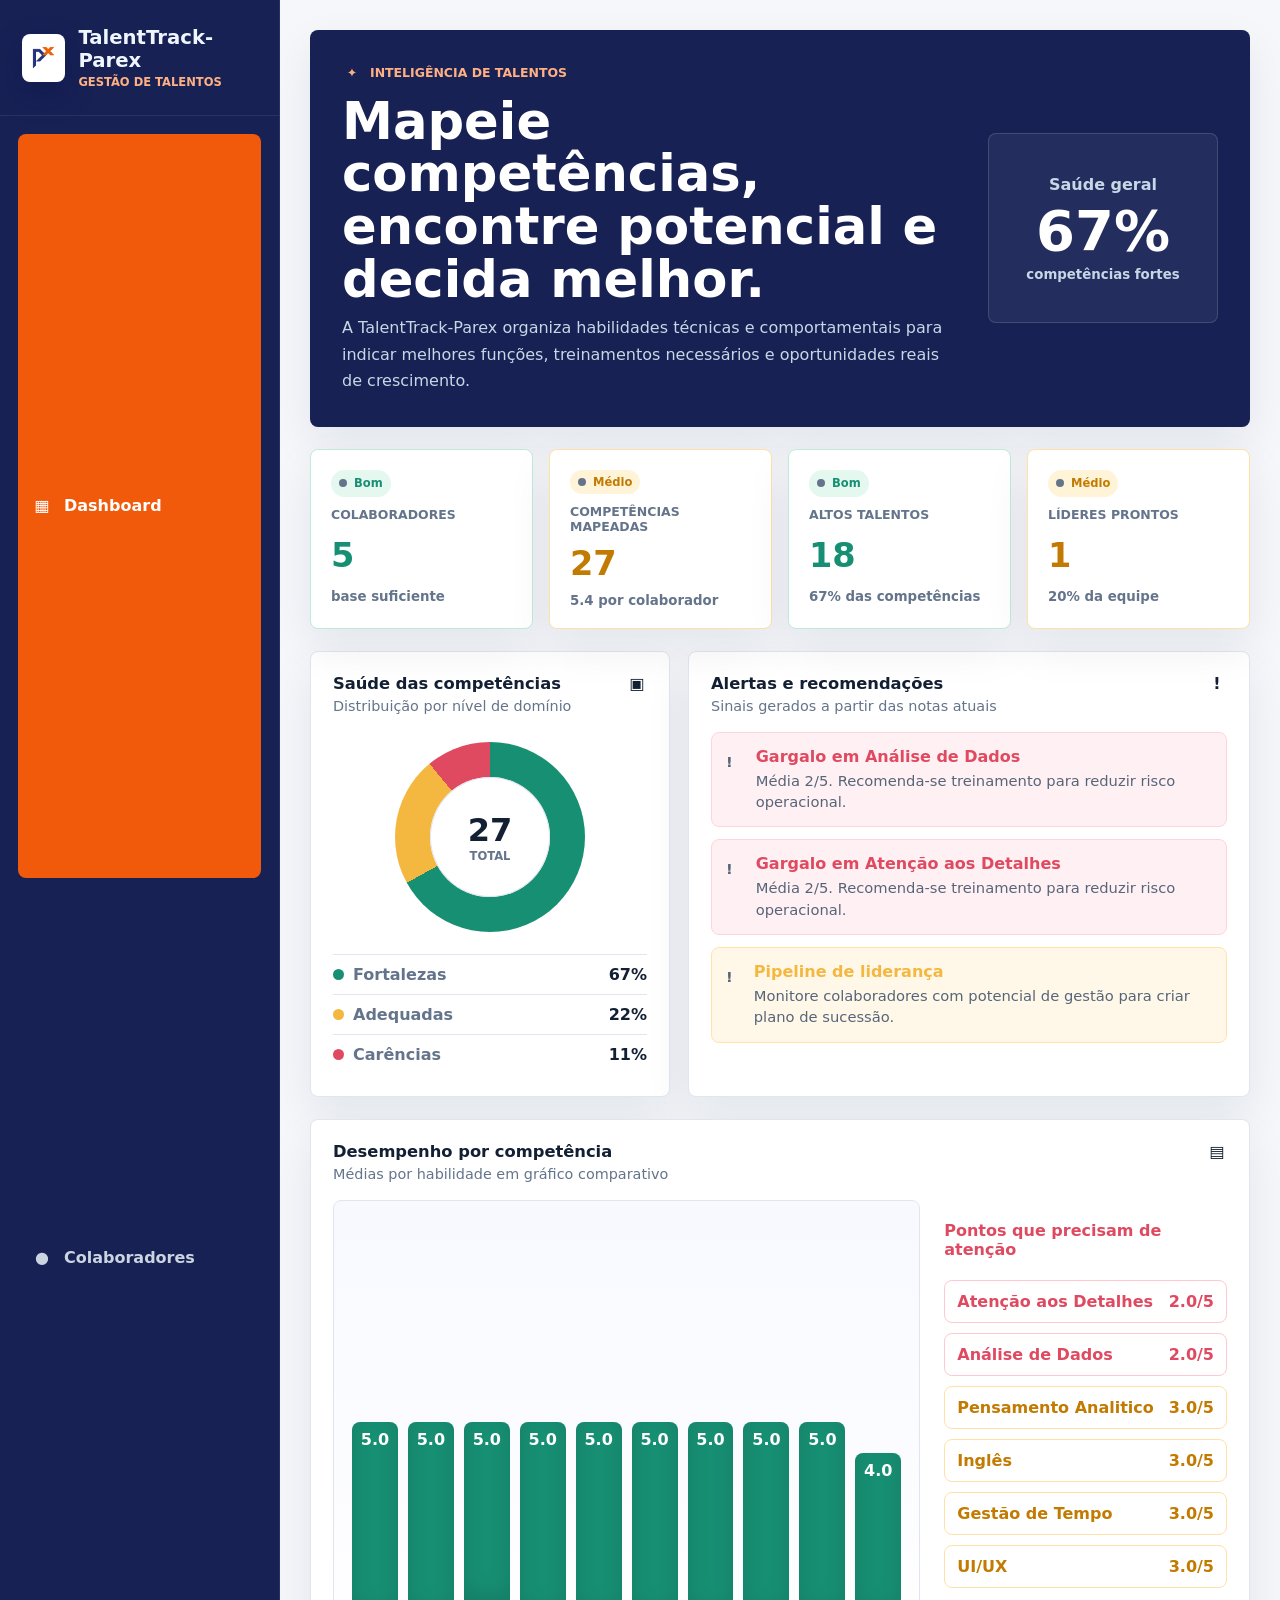
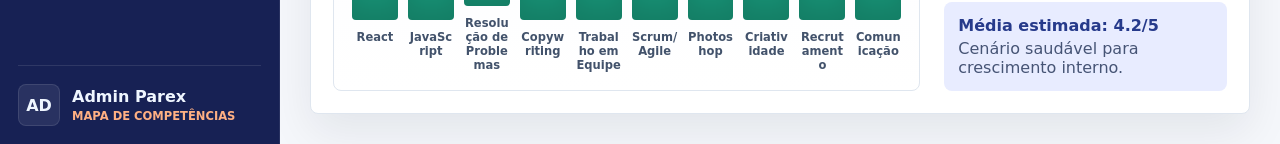
<file: index.html>
<!doctype html>
<html lang="pt-BR">
  <head>
    <meta charset="UTF-8" />
    <meta name="viewport" content="width=device-width, initial-scale=1.0" />
    <title>TalentTrack-Parex | Mapeamento de Competências</title>
    <meta http-equiv="refresh" content="0; url=standalone.html" />
  </head>
  <body>
    <p>Carregando TalentTrack-Parex...</p>
    <script>
      window.location.replace('standalone.html');
    </script>
  </body>
</html>
</file>
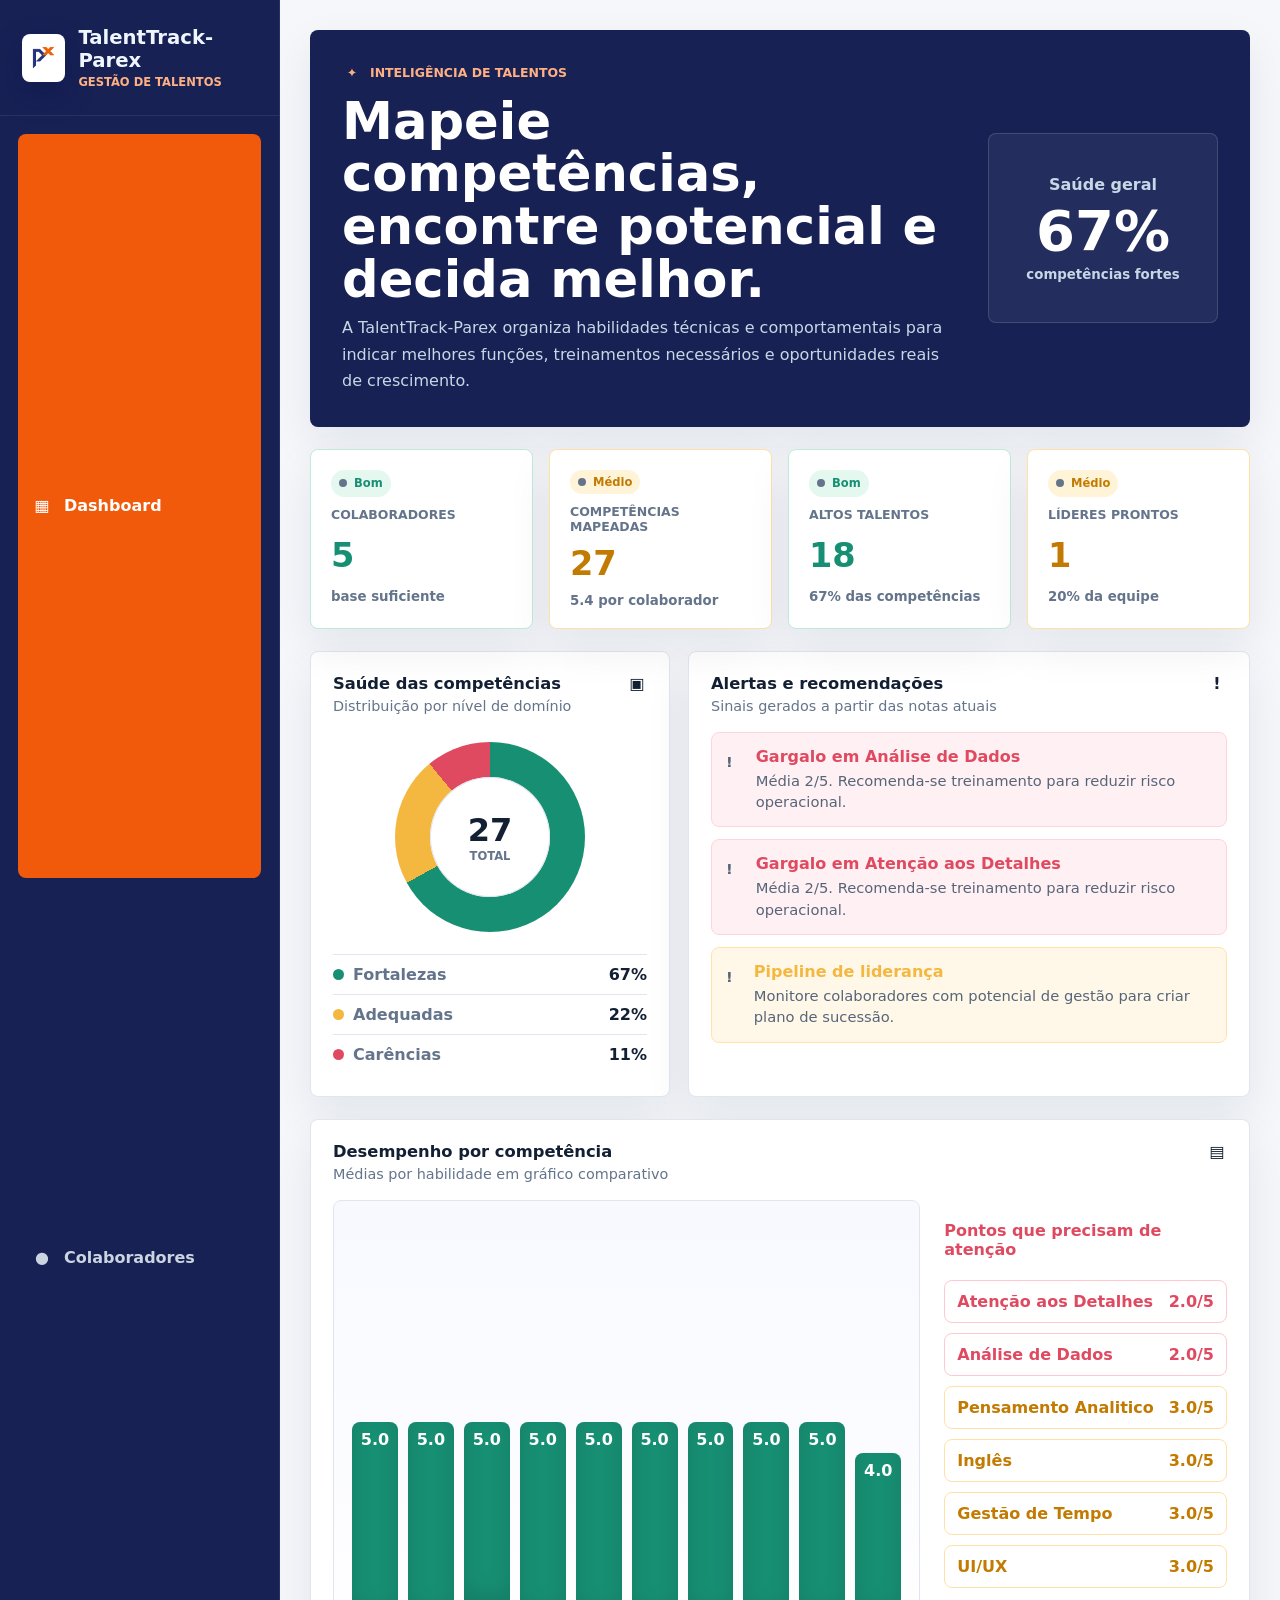
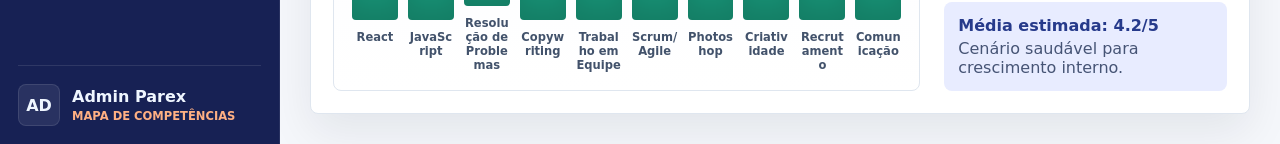
<file: standalone.html>
<!doctype html>
<html lang="pt-BR">
  <head>
    <meta charset="UTF-8" />
    <meta name="viewport" content="width=device-width, initial-scale=1.0" />
    <title>TalentTrack-Parex | Demo</title>
    <link rel="stylesheet" href="styles.css" />
    <style>
      .plain-icon {
        width: 20px;
        height: 20px;
        display: inline-grid;
        place-items: center;
        font-weight: 900;
      }

      .standalone-note {
        border: 1px solid #ffd2b8;
        background: #fff0e7;
        color: #172154;
        border-radius: 8px;
        padding: 12px 14px;
        font-weight: 700;
      }
    </style>
  </head>
  <body>
    <div class="app-shell">
      <aside class="sidebar">
        <div class="brand">
          <div class="logo-mark" aria-hidden="true"><img src="talenttrack-parex-logo.png" alt=""></div>
          <div>
            <h1>TalentTrack-Parex</h1>
            <span>Gestão de talentos</span>
          </div>
        </div>
        <nav class="nav-list">
          <button id="nav-dashboard" class="active" type="button"><span class="plain-icon">▦</span> Dashboard</button>
          <button id="nav-employees" type="button"><span class="plain-icon">●</span> Colaboradores</button>
        </nav>
        <div class="sidebar-footer">
          <div class="admin-avatar">AD</div>
          <div>
            <b>Admin Parex</b>
            <span>Mapa de competências</span>
          </div>
        </div>
      </aside>

      <main id="app" class="main-content"></main>
    </div>

    <script>
      let employees = JSON.parse(localStorage.getItem('talenttrack-parex-employees') || 'null') || [
        {
          id: 1,
          name: 'Ana Silva',
          role: 'Desenvolvedora Front-end',
          department: 'Tecnologia',
          avatar: 'https://i.pravatar.cc/150?u=ana',
          skills: [
            { name: 'React', level: 5, type: 'hard' },
            { name: 'JavaScript', level: 5, type: 'hard' },
            { name: 'UI/UX', level: 3, type: 'hard' },
            { name: 'Comunicacao', level: 4, type: 'soft' },
            { name: 'Lideranca', level: 2, type: 'soft' },
            { name: 'Resolucao de Problemas', level: 5, type: 'soft' }
          ]
        },
        {
          id: 2,
          name: 'Carlos Mendes',
          role: 'Analista de Marketing',
          department: 'Marketing',
          avatar: 'https://i.pravatar.cc/150?u=carlos',
          skills: [
            { name: 'SEO', level: 4, type: 'hard' },
            { name: 'Copywriting', level: 5, type: 'hard' },
            { name: 'Analise de Dados', level: 2, type: 'hard' },
            { name: 'Trabalho em Equipe', level: 5, type: 'soft' },
            { name: 'Gestao de Tempo', level: 3, type: 'soft' }
          ]
        },
        {
          id: 3,
          name: 'Mariana Costa',
          role: 'Gerente de Projetos',
          department: 'Operacoes',
          avatar: 'https://i.pravatar.cc/150?u=mariana',
          skills: [
            { name: 'Scrum/Agile', level: 5, type: 'hard' },
            { name: 'Gestao de Orcamento', level: 4, type: 'hard' },
            { name: 'Lideranca', level: 5, type: 'soft' },
            { name: 'Negociacao', level: 4, type: 'soft' },
            { name: 'Ingles', level: 3, type: 'hard' },
            { name: 'Pensamento Analitico', level: 3, type: 'soft' }
          ]
        },
        {
          id: 4,
          name: 'Rafael Souza',
          role: 'Designer Grafico',
          department: 'Marketing',
          avatar: 'https://i.pravatar.cc/150?u=rafael',
          skills: [
            { name: 'Photoshop', level: 5, type: 'hard' },
            { name: 'Figma', level: 4, type: 'hard' },
            { name: 'Criatividade', level: 5, type: 'soft' },
            { name: 'Atencao aos Detalhes', level: 2, type: 'soft' },
            { name: 'Comunicacao', level: 3, type: 'soft' }
          ]
        },
        {
          id: 5,
          name: 'Bianca Rocha',
          role: 'Analista de RH',
          department: 'Pessoas',
          avatar: 'https://i.pravatar.cc/150?u=bianca',
          skills: [
            { name: 'People Analytics', level: 4, type: 'hard' },
            { name: 'Recrutamento', level: 5, type: 'hard' },
            { name: 'Comunicacao', level: 5, type: 'soft' },
            { name: 'Lideranca', level: 3, type: 'soft' },
            { name: 'Negociacao', level: 4, type: 'soft' }
          ]
        }
      ];
      let currentEditId = null;
      let collectiveActions = JSON.parse(localStorage.getItem('talenttrack-parex-actions') || '[]');

      const sectorOptions = ['Tecnologia', 'Marketing', 'Operações', 'Pessoas', 'Comercial', 'Financeiro', 'Planejamento', 'Produção', 'Logística', 'Atendimento'];
      const roleOptions = ['Assistente', 'Analista Junior', 'Analista Pleno', 'Analista Senior', 'Especialista', 'Designer', 'Desenvolvedor(a)', 'Coordenador(a)', 'Gerente', 'Tech Lead'];
      const tenureOptions = ['Menos de 6 meses', '6 meses a 1 ano', '1 a 2 anos', '2 a 5 anos', 'Mais de 5 anos'];
      const courseOptions = ['Excel Avançado', 'Power BI', 'Gestão de Projetos', 'Liderança', 'Comunicação', 'Análise de Dados', 'Scrum/Agile', 'Atendimento ao Cliente', 'Segurança do Trabalho', 'Inglês'];
      const certificateOptions = ['Scrum Foundation', 'Power BI', 'Excel', 'Google Analytics', 'AWS Cloud', 'NR-10', 'NR-35', 'LGPD', 'Lean Six Sigma', 'Gestão de Pessoas'];
      const profileOptions = ['Analítico', 'Comunicador', 'Criativo', 'Executor', 'Líder', 'Técnico especialista', 'Planejador', 'Generalista'];
      const leadershipOptions = ['Baixo', 'Em desenvolvimento', 'Alto', 'Pronto para liderar'];
      const performanceOptions = ['Abaixo do esperado', 'Adequado', 'Acima do esperado', 'Destaque'];
      const evaluationOptions = ['Questionário concluído', 'Autoavaliação concluída', 'Avaliação do gestor concluída', 'Teste prático concluído', 'Indicadores de desempenho atualizados'];
      const statusOptions = ['Ativo', 'Em treinamento', 'Em transição interna', 'Afastado'];

      const accentMap = {
        'Comunicacao': 'Comunicação',
        'Lideranca': 'Liderança',
        'Gestao de Tempo': 'Gestão de Tempo',
        'Gestao de Orcamento': 'Gestão de Orçamento',
        'Analise de Dados': 'Análise de Dados',
        'Resolucao de Problemas': 'Resolução de Problemas',
        'Atencao aos Detalhes': 'Atenção aos Detalhes',
        'Operacoes': 'Operações',
        'Producao': 'Produção',
        'Logistica': 'Logística',
        'Ingles': 'Inglês',
        'Excel Avancado': 'Excel Avançado',
        'Seguranca do Trabalho': 'Segurança do Trabalho',
        'Questionario concluido': 'Questionário concluído',
        'Autoavaliacao concluida': 'Autoavaliação concluída',
        'Avaliacao do gestor concluida': 'Avaliação do gestor concluída',
        'Teste pratico concluido': 'Teste prático concluído',
        'Analitico': 'Analítico',
        'Tecnico especialista': 'Técnico especialista',
        'Designer Grafico': 'Designer Gráfico'
      };

      function text(value) {
        return accentMap[value] || value || '';
      }

      function normalizeEmployee(employee) {
        return {
          tenure: '1 a 2 anos',
          courses: [],
          experiences: '',
          certificates: [],
          evaluations: [],
          professionalProfile: 'Analítico',
          leadershipPotential: 'Em desenvolvimento',
          performance: 'Adequado',
          idealArea: employee.department || 'Planejamento',
          entryDate: '2024-01-15',
          email: '',
          manager: 'Gestor Parex',
          status: 'Ativo',
          ...employee,
          role: text(employee.role),
          department: text(employee.department),
          idealArea: text(employee.idealArea || employee.department || 'Planejamento'),
          professionalProfile: text(employee.professionalProfile || 'Analítico'),
          courses: (employee.courses || []).map(text),
          certificates: (employee.certificates || []).map(text),
          evaluations: (employee.evaluations || []).map(text),
          entryDate: employee.entryDate || '2024-01-15',
          email: employee.email || `${(employee.name || 'colaborador').toLowerCase().replace(/\s+/g, '.')}@parex.com.br`,
          manager: employee.manager || 'Gestor Parex',
          status: employee.status || 'Ativo',
          skills: (employee.skills || []).map((skill) => ({ ...skill, name: text(skill.name) }))
        };
      }

      employees = employees.map(normalizeEmployee);
      saveEmployees();

      function saveEmployees() {
        localStorage.setItem('talenttrack-parex-employees', JSON.stringify(employees));
      }

      function saveCollectiveActions() {
        localStorage.setItem('talenttrack-parex-actions', JSON.stringify(collectiveActions));
      }

      const app = document.querySelector('#app');
      const navDashboard = document.querySelector('#nav-dashboard');
      const navEmployees = document.querySelector('#nav-employees');

      function clamp(level) {
        return Math.min(5, Math.max(1, Number(level) || 1));
      }

      function optionTags(options, selected) {
        return options.map((option) => `<option value="${option}" ${option === selected ? 'selected' : ''}>${option}</option>`).join('');
      }

      function checkboxGroup(name, options, selectedItems) {
        const selected = selectedItems || [];
        return options.map((option) => `
          <label class="check-option">
            <input type="checkbox" name="${name}" value="${option}" ${selected.includes(option) ? 'checked' : ''}>
            <span>${option}</span>
          </label>
        `).join('');
      }

      function checkedValues(name) {
        return [...document.querySelectorAll(`input[name="${name}"]:checked`)].map((item) => item.value);
      }

      function formatDateBR(value) {
        if (!value) return 'Não informado';
        const [year, month, day] = value.split('-');
        return `${day}/${month}/${year}`;
      }

      function metricStatus(label, value, status, description) {
        return `
          <article class="metric-card status-${status}">
            <div class="metric-status">
              <span class="status-dot"></span>
              <b>${status === 'good' ? 'Bom' : status === 'mid' ? 'Médio' : 'Ruim'}</b>
            </div>
            <span>${label}</span>
            <strong>${value}</strong>
            <small>${description}</small>
          </article>
        `;
      }

      function registerCollectiveAction(title, previousEmployees) {
        collectiveActions.unshift({
          id: Date.now(),
          title,
          date: new Date().toLocaleString('pt-BR'),
          previousEmployees
        });
        collectiveActions = collectiveActions.slice(0, 6);
        saveCollectiveActions();
      }

      function undoCollectiveAction(id) {
        const action = collectiveActions.find((item) => item.id === id);
        if (!action) return;
        if (!confirm(`Desfazer a ação coletiva "${action.title}"?`)) return;
        employees = action.previousEmployees.map(normalizeEmployee);
        collectiveActions = collectiveActions.filter((item) => item.id !== id);
        saveEmployees();
        saveCollectiveActions();
        renderEmployees();
      }

      function removeCollectiveAction(id) {
        collectiveActions = collectiveActions.filter((item) => item.id !== id);
        saveCollectiveActions();
        renderEmployees();
      }

      function insight() {
        const map = new Map();
        let strong = 0;
        let medium = 0;
        let weak = 0;
        employees.forEach((employee) => {
          employee.skills.forEach((skill) => {
            const current = map.get(skill.name) || { name: skill.name, total: 0, count: 0 };
            current.total += clamp(skill.level);
            current.count += 1;
            map.set(skill.name, current);
            if (skill.level >= 4) strong += 1;
            else if (skill.level === 3) medium += 1;
            else weak += 1;
          });
        });
        const ranking = [...map.values()]
          .map((skill) => ({ ...skill, average: Number((skill.total / skill.count).toFixed(1)) }))
          .sort((a, b) => b.average - a.average);
        const total = strong + medium + weak;
        const leaders = employees.filter((employee) =>
          employee.skills.some((skill) => text(skill.name) === 'Liderança' && skill.level >= 4)
        ).length;
        return {
          ranking,
          strong,
          medium,
          weak,
          total,
          leaders,
          strongPct: total ? Math.round((strong / total) * 100) : 0,
          mediumPct: total ? Math.round((medium / total) * 100) : 0,
          weakPct: total ? Math.round((weak / total) * 100) : 0
        };
      }

      function setActive(view) {
        navDashboard.classList.toggle('active', view === 'dashboard');
        navEmployees.classList.toggle('active', view === 'employees');
      }

      function skillChart(items) {
        return `
          <div class="skill-chart" onmouseenter="playSkillChart(this)">
            ${items.slice(0, 10).map((skill) => {
              const height = 22 + (skill.average / 5) * 78;
              const tone = skill.average >= 4 ? 'good' : skill.average >= 3 ? 'mid' : 'bad';
              return `
                <div class="skill-column ${tone}">
                  <div class="skill-column__bar" style="height:${height}%; --delay:${items.indexOf(skill) * 55}ms"><b>${skill.average.toFixed(1)}</b></div>
                  <span>${skill.name}</span>
                </div>
              `;
            }).join('')}
          </div>
        `;
      }

      function riskList(items) {
        return `
          <div class="risk-list">
            ${items.map((skill) => `
              <div class="risk-pill ${skill.average >= 4 ? 'good' : skill.average >= 3 ? 'mid' : 'bad'}">
                <span>${skill.name}</span>
                <b>${skill.average.toFixed(1)}/5</b>
              </div>
            `).join('')}
          </div>
        `;
      }

      function playSkillChart(chart) {
        if (chart.classList.contains('has-played')) return;
        chart.classList.add('is-generating');
        chart.classList.add('has-played');
        setTimeout(() => chart.classList.remove('is-generating'), 1100);
      }

      function renderDashboard() {
        setActive('dashboard');
        const data = insight();
        const donut = `conic-gradient(var(--success) 0 ${data.strongPct}%, var(--warning) ${data.strongPct}% ${data.strongPct + data.mediumPct}%, var(--danger) ${data.strongPct + data.mediumPct}% 100%)`;
        const alerts = data.ranking.filter((skill) => skill.average < 2.8);
        const averageSkill = data.total ? ((data.strong * 5 + data.medium * 3 + data.weak * 1.5) / data.total) : 0;
        const talentStatus = data.strongPct >= 50 ? 'good' : data.strongPct >= 30 ? 'mid' : 'bad';
        const leaderRate = employees.length ? Math.round((data.leaders / employees.length) * 100) : 0;
        const leaderStatus = leaderRate >= 30 ? 'good' : leaderRate >= 15 ? 'mid' : 'bad';
        const coverageStatus = data.total / Math.max(employees.length, 1) >= 6 ? 'good' : data.total / Math.max(employees.length, 1) >= 4 ? 'mid' : 'bad';

        app.innerHTML = `
          <section class="view-stack">
            <div class="hero-panel">
              <div>
                <span class="eyebrow"><span class="plain-icon">✦</span> Inteligência de talentos</span>
                <h2>Mapeie competências, encontre potencial e decida melhor.</h2>
                <p>A TalentTrack-Parex organiza habilidades técnicas e comportamentais para indicar melhores funções, treinamentos necessários e oportunidades reais de crescimento.</p>
              </div>
              <div class="hero-score">
                <span>Saúde geral</span>
                <strong>${data.strongPct}%</strong>
                <small>competências fortes</small>
              </div>
            </div>

            <div class="metric-grid">
              ${metricStatus('Colaboradores', employees.length, employees.length >= 5 ? 'good' : employees.length >= 3 ? 'mid' : 'bad', employees.length >= 5 ? 'base suficiente' : 'cadastre mais perfis')}
              ${metricStatus('Competências mapeadas', data.total, coverageStatus, `${(data.total / Math.max(employees.length, 1)).toFixed(1)} por colaborador`)}
              ${metricStatus('Altos talentos', data.strong, talentStatus, `${data.strongPct}% das competências`)}
              ${metricStatus('Líderes prontos', data.leaders, leaderStatus, `${leaderRate}% da equipe`)}
            </div>

            <div class="dashboard-grid">
              <article class="panel compact-panel">
                <div class="panel-heading">
                  <div><h3>Saúde das competências</h3><p>Distribuição por nível de domínio</p></div>
                  <span class="plain-icon">▣</span>
                </div>
                <div class="donut-wrap">
                  <div class="donut" style="background:${donut}">
                    <div><strong>${data.total}</strong><span>total</span></div>
                  </div>
                </div>
                <div class="legend-row"><span><i class="success"></i>Fortalezas</span><b>${data.strongPct}%</b></div>
                <div class="legend-row"><span><i class="warning"></i>Adequadas</span><b>${data.mediumPct}%</b></div>
                <div class="legend-row"><span><i class="danger"></i>Carências</span><b>${data.weakPct}%</b></div>
              </article>

              <article class="panel alert-panel">
                <div class="panel-heading">
                  <div><h3>Alertas e recomendações</h3><p>Sinais gerados a partir das notas atuais</p></div>
                  <span class="plain-icon">!</span>
                </div>
                <div class="alert-list">
                  ${alerts.map((alert) => `
                    <div class="alert-item danger">
                      <span class="plain-icon">!</span>
                      <div><b>Gargalo em ${alert.name}</b><span>Média ${alert.average}/5. Recomenda-se treinamento para reduzir risco operacional.</span></div>
                    </div>
                  `).join('')}
                  <div class="alert-item warning">
                    <span class="plain-icon">!</span>
                    <div><b>Pipeline de liderança</b><span>Monitore colaboradores com potencial de gestão para criar plano de sucessão.</span></div>
                  </div>
                </div>
              </article>
            </div>

            <article class="panel">
              <div class="panel-heading">
                <div><h3>Desempenho por competência</h3><p>Médias por habilidade em gráfico comparativo</p></div>
                <span class="plain-icon">▤</span>
              </div>
              <div class="competency-board">
                ${skillChart(data.ranking)}
                <div>
                  <h4 class="danger">Pontos que precisam de atenção</h4>
                  ${riskList(data.ranking.slice(-6).reverse())}
                  <div class="chart-summary">
                    <b>Média estimada: ${averageSkill.toFixed(1)}/5</b>
                    <span>${averageSkill >= 3.8 ? 'Cenário saudável para crescimento interno.' : averageSkill >= 3 ? 'Cenário médio, com espaço para treinamentos direcionados.' : 'Cenário crítico, exige plano de capacitação.'}</span>
                  </div>
                </div>
              </div>
            </article>
          </section>
        `;
      }

      function skillBars(skills, type) {
        return skills.filter((skill) => skill.type === type).map((skill) => `
          <div class="skill-row">
            <div class="skill-row__top"><span>${skill.name}</span><b>${skill.level}/5</b></div>
            <div class="skill-blocks">
              ${[1, 2, 3, 4, 5].map((item) => `<span class="${item <= skill.level ? (skill.level >= 4 ? 'strong' : skill.level === 3 ? 'medium' : 'weak') : ''}"></span>`).join('')}
            </div>
          </div>
        `).join('');
      }

      function renderEmployees() {
        setActive('employees');
        app.innerHTML = `
          <section class="view-stack">
            <div class="toolbar">
              <div>
                <h2>Gestão de colaboradores</h2>
                <p>Adicione, edite ou remova perfis individualmente. Use a gestão coletiva para padronizar competências.</p>
              </div>
              <div class="toolbar-actions">
                <button class="button primary" type="button" onclick="openEmployeeModal()">+ Novo colaborador</button>
              </div>
            </div>
            <article class="panel management-panel">
              <div class="panel-heading">
                <div><h3>Ações coletivas</h3><p>Aplicam mudanças em todos os colaboradores cadastrados. Cada ação fica registrada e pode ser desfeita.</p></div>
                <span class="plain-icon">▦</span>
              </div>
              <div class="bulk-actions">
                <button class="button secondary" type="button" onclick="bulkAddSkill()">Adicionar competência coletiva</button>
                <button class="button secondary" type="button" onclick="bulkNormalizeLeadership()">Padronizar liderança mínima</button>
                <button class="button danger" type="button" onclick="bulkClearWeakSkills()">Remover competências críticas</button>
              </div>
              <div class="action-history">
                ${collectiveActions.length ? collectiveActions.map((action) => `
                  <div class="action-history__item">
                    <div><b>${action.title}</b><span>${action.date}</span></div>
                    <div class="row-actions">
                      <button class="mini-button" type="button" onclick="undoCollectiveAction(${action.id})">Desfazer</button>
                      <button class="mini-button danger" type="button" onclick="removeCollectiveAction(${action.id})">Apagar registro</button>
                    </div>
                  </div>
                `).join('') : '<p class="muted">Nenhuma ação coletiva aplicada ainda.</p>'}
              </div>
            </article>
            <div class="employee-grid">
              ${employees.map((employee) => {
                const avg = employee.skills.length ? employee.skills.reduce((sum, skill) => sum + skill.level, 0) / employee.skills.length : 0;
                return `
                  <article class="employee-card">
                    <div class="employee-card__top">
                      <img src="${employee.avatar}" alt="${employee.name}">
                      <div>
                        <h3>${employee.name}</h3>
                        <p>${employee.role}</p>
                        <span>${employee.department} - ${employee.professionalProfile}</span>
                        <span>Entrada: ${formatDateBR(employee.entryDate)}</span>
                      </div>
                    </div>
                    <div class="employee-card__stats"><span>${employee.status}</span><b>${avg.toFixed(1)} média</b></div>
                    <button class="profile-link" type="button" onclick="renderProfile(${employee.id})">Gerenciar perfil <span>›</span></button>
                  </article>
                `;
              }).join('')}
            </div>
            <article class="panel">
              <div class="panel-heading">
                <div><h3>Edição rápida coletiva</h3><p>Visão administrativa para editar ou excluir perfis.</p></div>
                <span class="plain-icon">▤</span>
              </div>
              <div class="table-wrap">
                <table class="people-table">
                  <thead>
                    <tr><th>Colaborador</th><th>Cargo</th><th>Setor</th><th>Entrada</th><th>Status</th><th>Ações</th></tr>
                  </thead>
                  <tbody>
                    ${employees.map((employee) => `
                      <tr>
                        <td><b>${employee.name}</b></td>
                        <td>${employee.role}</td>
                        <td>${employee.department}</td>
                        <td>${formatDateBR(employee.entryDate)}</td>
                        <td>${employee.status}</td>
                        <td>
                          <div class="row-actions">
                            <button class="mini-button" type="button" onclick="openEmployeeModal(${employee.id})">Editar</button>
                            <button class="mini-button" type="button" onclick="renderProfile(${employee.id})">Perfil</button>
                            <button class="mini-button danger" type="button" onclick="deleteEmployee(${employee.id})">Excluir</button>
                          </div>
                        </td>
                      </tr>
                    `).join('')}
                  </tbody>
                </table>
              </div>
            </article>
          </section>
        `;
      }

      function renderProfile(id) {
        setActive('employees');
        const employee = employees.find((item) => item.id === id);
        const strengths = employee.skills.filter((skill) => skill.level >= 4);
        const weaknesses = employee.skills.filter((skill) => skill.level <= 2);
        app.innerHTML = `
          <section class="view-stack profile-view">
            <button class="back-button" type="button" onclick="renderEmployees()">‹ Voltar para colaboradores</button>
            <article class="profile-header">
              <img src="${employee.avatar}" alt="${employee.name}">
              <div class="profile-title">
                <h2>${employee.name}</h2>
                <p>${employee.role}</p>
                <span>${employee.department} - entrada em ${formatDateBR(employee.entryDate)}</span>
              </div>
              <div class="profile-actions">
                <button class="button primary" type="button" onclick="openEmployeeModal(${employee.id})">Editar perfil</button>
                <button class="button danger" type="button" onclick="deleteEmployee(${employee.id})">Excluir</button>
              </div>
            </article>
            <div class="profile-grid">
              <div class="view-stack">
                <article class="panel">
                  <div class="panel-heading"><div><h3>Hard skills</h3><p>Competências técnicas do cargo</p></div><span class="plain-icon">▧</span></div>
                  <div class="skills-list">${skillBars(employee.skills, 'hard')}</div>
                </article>
                <article class="panel">
                  <div class="panel-heading"><div><h3>Soft skills</h3><p>Comportamentos e colaboração</p></div><span class="plain-icon">●</span></div>
                  <div class="skills-list">${skillBars(employee.skills, 'soft')}</div>
                </article>
              </div>
              <aside class="analysis-column">
                <article class="panel tag-panel">
                  <div class="panel-heading"><div><h3>Dados de RH</h3></div><span class="plain-icon">▤</span></div>
                  <div class="detail-grid">
                    <span><b>Perfil</b>${employee.professionalProfile}</span>
                    <span><b>Área ideal</b>${employee.idealArea}</span>
                    <span><b>Lideranca</b>${employee.leadershipPotential}</span>
                    <span><b>Desempenho</b>${employee.performance}</span>
                  </div>
                </article>
                <article class="panel analysis-panel brand">
                  <div class="panel-heading"><div><h3>Sugestão inteligente</h3></div><span class="plain-icon">✦</span></div>
                  <ul><li>${employee.professionalProfile} com desempenho ${employee.performance.toLowerCase()}. Recomendação: atuar em ${employee.idealArea} e seguir trilha de ${employee.leadershipPotential.toLowerCase()}.</li></ul>
                </article>
                <article class="panel analysis-panel success">
                  <div class="panel-heading"><div><h3>Trilhas recomendadas</h3></div><span class="plain-icon">▤</span></div>
                  <ul>${weaknesses.length ? weaknesses.map((skill) => `<li>Curso de nivelamento em ${skill.name}</li>`).join('') : '<li>Nenhum treinamento urgente detectado.</li>'}${employee.courses.map((course) => `<li>Curso cadastrado: ${course}</li>`).join('')}</ul>
                </article>
                <article class="panel tag-panel">
                  <div class="panel-heading"><div><h3>Avaliações e certificados</h3></div><span class="plain-icon">✓</span></div>
                  <div class="tag-list">${employee.evaluations.map((item) => `<span class="success">${item}</span>`).join('') || '<p class="muted">Nenhuma avaliação registrada.</p>'}</div>
                  <div class="tag-list spaced-tags">${employee.certificates.map((item) => `<span class="warning">${item}</span>`).join('') || '<p class="muted">Nenhum certificado cadastrado.</p>'}</div>
                </article>
                <article class="panel tag-panel">
                  <div class="panel-heading"><div><h3>Maiores forças</h3></div><span class="plain-icon">★</span></div>
                  <div class="tag-list">${strengths.map((skill) => `<span class="warning">${skill.name}</span>`).join('') || '<p class="muted">Nenhum ponto forte identificado.</p>'}</div>
                </article>
                <article class="panel tag-panel">
                  <div class="panel-heading"><div><h3>Pontos de atenção</h3></div><span class="plain-icon">!</span></div>
                  <div class="tag-list">${weaknesses.map((skill) => `<span class="danger">${skill.name}</span>`).join('') || '<p class="muted">Sem pontos críticos.</p>'}</div>
                </article>
              </aside>
            </div>
          </section>
        `;
      }

      function openEmployeeModal(id) {
        currentEditId = id || null;
        const employee = id ? employees.find((item) => item.id === id) : {
          name: '',
          role: '',
          department: '',
          tenure: 'Menos de 6 meses',
          courses: [],
          experiences: '',
          certificates: [],
          evaluations: [],
          professionalProfile: 'Analitico',
          leadershipPotential: 'Em desenvolvimento',
          performance: 'Adequado',
          idealArea: 'Planejamento',
          entryDate: new Date().toISOString().slice(0, 10),
          email: '',
          manager: 'Gestor Parex',
          status: 'Ativo',
          avatar: '',
          skills: []
        };
        document.body.insertAdjacentHTML('beforeend', `
          <div class="modal-backdrop" id="employee-modal">
            <form class="modal" onsubmit="saveEmployeeModal(event)">
              <h3>${id ? 'Editar colaborador' : 'Novo colaborador'}</h3>
              <p>Atualize dados do perfil e competências individuais.</p>
              <div class="modal-grid">
                <label class="field"><span>Nome</span><input id="emp-name" required value="${employee.name}"></label>
                <label class="field"><span>Data de entrada</span><input id="emp-entry-date" type="date" required value="${employee.entryDate}"></label>
                <label class="field"><span>E-mail corporativo</span><input id="emp-email" type="email" value="${employee.email}" placeholder="nome@parex.com.br"></label>
                <label class="field"><span>Gestor responsável</span><input id="emp-manager" value="${employee.manager}" placeholder="Nome do gestor"></label>
                <label class="field"><span>Status</span><select id="emp-status">${optionTags(statusOptions, employee.status)}</select></label>
                <label class="field"><span>Cargo atual</span><select id="emp-role">${optionTags(roleOptions, employee.role)}</select></label>
                <label class="field"><span>Setor</span><select id="emp-department">${optionTags(sectorOptions, employee.department)}</select></label>
                <label class="field"><span>Tempo de empresa</span><select id="emp-tenure">${optionTags(tenureOptions, employee.tenure)}</select></label>
                <label class="field"><span>Perfil profissional</span><select id="emp-profile">${optionTags(profileOptions, employee.professionalProfile)}</select></label>
                <label class="field"><span>Potencial de liderança</span><select id="emp-leadership">${optionTags(leadershipOptions, employee.leadershipPotential)}</select></label>
                <label class="field"><span>Desempenho</span><select id="emp-performance">${optionTags(performanceOptions, employee.performance)}</select></label>
                <label class="field"><span>Área ideal sugerida</span><select id="emp-ideal-area">${optionTags(sectorOptions, employee.idealArea)}</select></label>
                <label class="field"><span>Foto do colaborador</span><input id="emp-avatar-file" type="file" accept="image/*" onchange="previewEmployeePhoto(event)"></label>
              </div>
              <div class="photo-preview">
                <img id="emp-avatar-preview" src="${employee.avatar || `https://ui-avatars.com/api/?name=${encodeURIComponent(employee.name || 'Novo colaborador')}&background=263a8b&color=fff`}" alt="Prévia da foto">
                <span>Envie uma imagem do computador. Se não enviar, o sistema cria um avatar automático.</span>
              </div>
              <label class="field full-field"><span>Experiências anteriores</span><textarea id="emp-experiences" rows="3" placeholder="Ex: atendimento, gestão de equipe, projetos internos">${employee.experiences || ''}</textarea></label>
              <div class="preset-section">
                <h4>Cursos</h4>
                <div class="checkbox-grid">${checkboxGroup('emp-courses', courseOptions, employee.courses)}</div>
              </div>
              <div class="preset-section">
                <h4>Certificados</h4>
                <div class="checkbox-grid">${checkboxGroup('emp-certificates', certificateOptions, employee.certificates)}</div>
              </div>
              <div class="preset-section">
                <h4>Testes e avaliacoes</h4>
                <div class="checkbox-grid">${checkboxGroup('emp-evaluations', evaluationOptions, employee.evaluations)}</div>
              </div>
              <div class="skill-editor-list" id="skill-editor-list">
                ${employee.skills.map((skill, index) => skillEditorRow(skill, index)).join('')}
              </div>
              <button class="button secondary" type="button" onclick="addSkillEditorRow()">+ Adicionar competência</button>
              <div class="modal-actions">
                <button class="button secondary" type="button" onclick="closeEmployeeModal()">Cancelar</button>
                <button class="button success" type="submit">Salvar perfil</button>
              </div>
            </form>
          </div>
        `);
      }

      function skillEditorRow(skill, index) {
        return `
          <div class="skill-editor-row" data-skill-row>
            <label class="field"><span>Competência</span><input data-skill-name required value="${skill.name || ''}"></label>
            <label class="field"><span>Tipo</span><select data-skill-type><option value="hard" ${skill.type === 'hard' ? 'selected' : ''}>Técnica</option><option value="soft" ${skill.type === 'soft' ? 'selected' : ''}>Comportamental</option></select></label>
            <label class="field"><span>Nível</span><input data-skill-level type="number" min="1" max="5" value="${skill.level || 3}"></label>
            <button class="mini-button danger" type="button" onclick="this.closest('[data-skill-row]').remove()">Remover</button>
          </div>
        `;
      }

      function addSkillEditorRow() {
        document.querySelector('#skill-editor-list').insertAdjacentHTML('beforeend', skillEditorRow({ name: '', type: 'hard', level: 3 }));
      }

      function closeEmployeeModal() {
        document.querySelector('#employee-modal')?.remove();
      }

      function previewEmployeePhoto(event) {
        const file = event.target.files && event.target.files[0];
        if (!file) return;
        const reader = new FileReader();
        reader.onload = () => {
          document.querySelector('#emp-avatar-preview').src = reader.result;
        };
        reader.readAsDataURL(file);
      }

      function readUploadedPhoto() {
        const input = document.querySelector('#emp-avatar-file');
        const file = input && input.files && input.files[0];
        if (!file) return Promise.resolve('');
        return new Promise((resolve) => {
          const reader = new FileReader();
          reader.onload = () => resolve(reader.result);
          reader.onerror = () => resolve('');
          reader.readAsDataURL(file);
        });
      }

      async function saveEmployeeModal(event) {
        event.preventDefault();
        const name = document.querySelector('#emp-name').value.trim();
        const entryDate = document.querySelector('#emp-entry-date').value;
        const email = document.querySelector('#emp-email').value.trim() || `${name.toLowerCase().replace(/\s+/g, '.')}@parex.com.br`;
        const manager = document.querySelector('#emp-manager').value.trim() || 'Gestor Parex';
        const status = document.querySelector('#emp-status').value;
        const role = document.querySelector('#emp-role').value;
        const department = document.querySelector('#emp-department').value;
        const tenure = document.querySelector('#emp-tenure').value;
        const professionalProfile = document.querySelector('#emp-profile').value;
        const leadershipPotential = document.querySelector('#emp-leadership').value;
        const performance = document.querySelector('#emp-performance').value;
        const idealArea = document.querySelector('#emp-ideal-area').value;
        const experiences = document.querySelector('#emp-experiences').value.trim();
        const courses = checkedValues('emp-courses');
        const certificates = checkedValues('emp-certificates');
        const evaluations = checkedValues('emp-evaluations');
        const uploadedAvatar = await readUploadedPhoto();
        const existingAvatar = currentEditId ? (employees.find((employee) => employee.id === currentEditId)?.avatar || '') : '';
        const avatar = uploadedAvatar || existingAvatar || `https://ui-avatars.com/api/?name=${encodeURIComponent(name)}&background=263a8b&color=fff`;
        const skills = [...document.querySelectorAll('[data-skill-row]')].map((row) => ({
          name: row.querySelector('[data-skill-name]').value.trim(),
          type: row.querySelector('[data-skill-type]').value,
          level: clamp(row.querySelector('[data-skill-level]').value)
        })).filter((skill) => skill.name);

        if (currentEditId) {
          employees = employees.map((employee) => employee.id === currentEditId ? { ...employee, name, entryDate, email, manager, status, role, department, tenure, professionalProfile, leadershipPotential, performance, idealArea, experiences, courses, certificates, evaluations, avatar, skills } : employee);
        } else {
          employees.push({ id: Date.now(), name, entryDate, email, manager, status, role, department, tenure, professionalProfile, leadershipPotential, performance, idealArea, experiences, courses, certificates, evaluations, avatar, skills });
        }
        saveEmployees();
        closeEmployeeModal();
        renderEmployees();
      }

      function deleteEmployee(id) {
        const employee = employees.find((item) => item.id === id);
        if (!employee || !confirm(`Excluir o perfil de ${employee.name}?`)) return;
        employees = employees.filter((item) => item.id !== id);
        saveEmployees();
        renderEmployees();
      }

      function bulkAddSkill() {
        const name = prompt('Nome da competência para adicionar em todos:');
        if (!name) return;
        const level = clamp(prompt('Nível inicial de 1 a 5:', '3'));
        const previousEmployees = JSON.parse(JSON.stringify(employees));
        employees = employees.map((employee) => {
          if (employee.skills.some((skill) => skill.name.toLowerCase() === name.toLowerCase())) return employee;
          return { ...employee, skills: [...employee.skills, { name, type: 'hard', level }] };
        });
        registerCollectiveAction(`Competência "${name}" adicionada`, previousEmployees);
        saveEmployees();
        renderEmployees();
      }

      function bulkNormalizeLeadership() {
        const previousEmployees = JSON.parse(JSON.stringify(employees));
        employees = employees.map((employee) => {
          const hasLeadership = employee.skills.some((skill) => text(skill.name) === 'Liderança');
          if (hasLeadership) {
            return {
              ...employee,
              skills: employee.skills.map((skill) => text(skill.name) === 'Liderança' ? { ...skill, name: 'Liderança', level: Math.max(skill.level, 3) } : skill)
            };
          }
          return { ...employee, skills: [...employee.skills, { name: 'Liderança', type: 'soft', level: 3 }] };
        });
        registerCollectiveAction('Liderança mínima padronizada', previousEmployees);
        saveEmployees();
        renderEmployees();
      }

      function bulkClearWeakSkills() {
        if (!confirm('Remover de todos os perfis competências com nível 1 ou 2?')) return;
        const previousEmployees = JSON.parse(JSON.stringify(employees));
        employees = employees.map((employee) => ({ ...employee, skills: employee.skills.filter((skill) => skill.level > 2) }));
        registerCollectiveAction('Competências críticas removidas', previousEmployees);
        saveEmployees();
        renderEmployees();
      }

      navDashboard.addEventListener('click', renderDashboard);
      navEmployees.addEventListener('click', renderEmployees);
      renderDashboard();
    </script>
  </body>
</html>
</file>
<file: styles.css>
:root {
  --bg: #f5f7fb;
  --panel: #ffffff;
  --panel-soft: #f8fafc;
  --text: #132033;
  --muted: #64748b;
  --line: #dfe6ef;
  --brand: #263a8b;
  --brand-strong: #1d2d73;
  --brand-soft: #e8ecff;
  --accent: #f15a0b;
  --accent-strong: #c94706;
  --accent-soft: #fff0e7;
  --success: #178f73;
  --warning: #f4b740;
  --danger: #df4a61;
  --shadow: 0 18px 45px rgba(15, 23, 42, 0.08);
  font-family: Inter, ui-sans-serif, system-ui, -apple-system, BlinkMacSystemFont, "Segoe UI", sans-serif;
}

* {
  box-sizing: border-box;
}

body {
  margin: 0;
  background: var(--bg);
  color: var(--text);
}

button,
input,
select {
  font: inherit;
}

button {
  cursor: pointer;
}

.app-shell {
  min-height: 100vh;
  display: grid;
  grid-template-columns: 280px 1fr;
}

.sidebar {
  background: #172154;
  color: #eff6ff;
  display: flex;
  flex-direction: column;
  border-right: 1px solid rgba(255, 255, 255, 0.08);
}

.brand {
  padding: 26px 22px;
  display: flex;
  gap: 13px;
  align-items: center;
  border-bottom: 1px solid rgba(255, 255, 255, 0.08);
}

.logo-mark {
  width: 48px;
  height: 48px;
  display: grid;
  place-items: center;
  border-radius: 8px;
  background: white;
  color: var(--brand);
  box-shadow: 0 12px 28px rgba(9, 18, 77, 0.35);
  overflow: hidden;
}

.logo-mark img {
  width: 100%;
  height: 100%;
  object-fit: contain;
  padding: 4px;
}

.brand h1 {
  margin: 0;
  font-size: 1.23rem;
  letter-spacing: 0;
}

.brand span,
.sidebar-footer span {
  display: block;
  color: #ffb083;
  font-size: 0.72rem;
  font-weight: 700;
  text-transform: uppercase;
  margin-top: 3px;
}

.nav-list {
  padding: 18px;
  display: grid;
  gap: 8px;
  flex: 1;
}

.nav-list button {
  border: 0;
  border-radius: 8px;
  padding: 13px 14px;
  display: flex;
  align-items: center;
  gap: 12px;
  color: #cbd5e1;
  background: transparent;
  font-weight: 700;
  text-align: left;
}

.nav-list button:hover,
.nav-list button.active {
  background: var(--accent);
  color: white;
}

.sidebar-footer {
  margin: 18px;
  padding-top: 18px;
  border-top: 1px solid rgba(255, 255, 255, 0.1);
  display: flex;
  gap: 12px;
  align-items: center;
}

.admin-avatar {
  width: 42px;
  height: 42px;
  border-radius: 8px;
  display: grid;
  place-items: center;
  background: rgba(255, 255, 255, 0.08);
  border: 1px solid rgba(255, 255, 255, 0.1);
  font-weight: 800;
}

.main-content {
  padding: 30px;
  overflow: auto;
}

.view-stack {
  display: grid;
  gap: 22px;
}

.hero-panel {
  display: grid;
  grid-template-columns: minmax(0, 1fr) 230px;
  gap: 24px;
  align-items: center;
  background: #172154;
  color: white;
  border-radius: 8px;
  padding: 32px;
  box-shadow: var(--shadow);
}

.eyebrow {
  display: inline-flex;
  align-items: center;
  gap: 8px;
  color: #ffb083;
  font-weight: 800;
  font-size: 0.78rem;
  text-transform: uppercase;
}

.hero-panel h2 {
  max-width: 770px;
  margin: 12px 0 10px;
  font-size: clamp(2rem, 4vw, 3.4rem);
  line-height: 1.03;
  letter-spacing: 0;
}

.hero-panel p {
  color: #c7d7e6;
  max-width: 760px;
  margin: 0;
  line-height: 1.65;
}

.hero-score {
  min-height: 190px;
  border: 1px solid rgba(255, 255, 255, 0.14);
  border-radius: 8px;
  background: rgba(255, 255, 255, 0.06);
  display: grid;
  place-items: center;
  align-content: center;
  gap: 4px;
}

.hero-score span,
.hero-score small {
  color: #c7d7e6;
  font-weight: 700;
}

.hero-score strong {
  font-size: 3.5rem;
}

.metric-grid {
  display: grid;
  grid-template-columns: repeat(4, minmax(0, 1fr));
  gap: 16px;
}

.metric-card,
.panel,
.employee-card,
.profile-header,
.add-form {
  background: var(--panel);
  border: 1px solid var(--line);
  border-radius: 8px;
  box-shadow: var(--shadow);
}

.metric-card {
  padding: 20px;
  display: grid;
  gap: 10px;
  position: relative;
  overflow: hidden;
}

.metric-icon {
  width: 38px;
  height: 38px;
  display: grid;
  place-items: center;
  border-radius: 8px;
  background: #eaf1ff;
  color: var(--accent);
}

.metric-card span {
  color: var(--muted);
  font-size: 0.78rem;
  font-weight: 800;
  text-transform: uppercase;
}

.metric-card strong {
  font-size: 2.1rem;
}

.metric-card small {
  color: var(--muted);
  font-weight: 700;
}

.metric-status {
  display: inline-flex;
  align-items: center;
  gap: 7px;
  justify-self: start;
  padding: 5px 8px;
  border-radius: 999px;
  font-size: 0.72rem;
  font-weight: 900;
}

.status-dot {
  width: 8px;
  height: 8px;
  border-radius: 50%;
  background: currentColor;
}

.metric-card.status-good {
  border-color: #bdebd9;
}

.metric-card.status-good .metric-status,
.metric-card.status-good strong {
  color: var(--success);
}

.metric-card.status-good .metric-status {
  background: #e4f8ef;
}

.metric-card.status-mid {
  border-color: #ffe1a7;
}

.metric-card.status-mid .metric-status,
.metric-card.status-mid strong {
  color: #c27a00;
}

.metric-card.status-mid .metric-status {
  background: #fff4d8;
}

.metric-card.status-bad {
  border-color: #ffc8d1;
}

.metric-card.status-bad .metric-status,
.metric-card.status-bad strong {
  color: var(--danger);
}

.metric-card.status-bad .metric-status {
  background: #ffe8ec;
}

.metric-card.success .metric-icon,
.metric-card.success strong {
  color: var(--success);
}

.metric-card.success .metric-icon {
  background: #ddf7eb;
}

.metric-card.brand .metric-icon {
  background: var(--brand-soft);
  color: var(--brand);
}

.metric-card.accent .metric-icon,
.metric-card.accent strong {
  color: var(--accent);
}

.metric-card.accent .metric-icon {
  background: var(--accent-soft);
}

.dashboard-grid,
.profile-grid,
.ranking-grid {
  display: grid;
  gap: 18px;
}

.dashboard-grid {
  grid-template-columns: 360px 1fr;
}

.profile-grid {
  grid-template-columns: minmax(0, 1fr) 360px;
  align-items: start;
}

.ranking-grid {
  grid-template-columns: repeat(2, minmax(0, 1fr));
}

.competency-board {
  display: grid;
  grid-template-columns: minmax(0, 1.35fr) minmax(280px, 0.65fr);
  gap: 24px;
  align-items: stretch;
}

.skill-chart {
  min-height: 310px;
  display: grid;
  grid-template-columns: repeat(10, minmax(42px, 1fr));
  gap: 10px;
  align-items: end;
  padding: 18px;
  border-radius: 8px;
  background: linear-gradient(180deg, #f8f9ff 0%, #ffffff 100%);
  border: 1px solid var(--line);
}

.skill-column {
  min-width: 0;
  height: 250px;
  display: grid;
  grid-template-rows: 1fr auto;
  align-items: end;
  gap: 10px;
}

.skill-column__bar {
  display: flex;
  align-items: flex-start;
  justify-content: center;
  min-height: 38px;
  width: 100%;
  border-radius: 8px 8px 4px 4px;
  color: white;
  padding-top: 8px;
  box-shadow: inset 0 -12px 22px rgba(0, 0, 0, 0.12);
  transform-origin: bottom;
  transition: transform 180ms ease, filter 180ms ease;
}

.skill-column__bar:hover {
  filter: brightness(1.05);
  transform: translateY(-4px);
}

.skill-chart.is-generating .skill-column__bar {
  animation: chartRise 760ms cubic-bezier(0.2, 0.9, 0.25, 1.15) both;
  animation-delay: var(--delay, 0ms);
}

.skill-chart.is-generating .skill-column span {
  animation: chartLabelIn 520ms ease both;
  animation-delay: calc(var(--delay, 0ms) + 120ms);
}

@keyframes chartRise {
  0% {
    transform: scaleY(0.04);
    opacity: 0.35;
  }
  72% {
    transform: scaleY(1.05);
    opacity: 1;
  }
  100% {
    transform: scaleY(1);
    opacity: 1;
  }
}

@keyframes chartLabelIn {
  0% {
    opacity: 0;
    transform: translateY(8px);
  }
  100% {
    opacity: 1;
    transform: translateY(0);
  }
}

.skill-column.good .skill-column__bar {
  background: var(--success);
}

.skill-column.mid .skill-column__bar {
  background: var(--warning);
}

.skill-column.bad .skill-column__bar {
  background: var(--danger);
}

.skill-column span {
  display: block;
  min-height: 42px;
  color: #42526b;
  font-size: 0.72rem;
  font-weight: 800;
  text-align: center;
  overflow-wrap: anywhere;
}

.risk-list {
  display: grid;
  gap: 10px;
}

.risk-pill {
  display: flex;
  justify-content: space-between;
  gap: 12px;
  align-items: center;
  padding: 11px 12px;
  border-radius: 8px;
  border: 1px solid var(--line);
  background: white;
  font-weight: 800;
}

.risk-pill.good {
  border-color: #bdebd9;
  color: var(--success);
}

.risk-pill.mid {
  border-color: #ffe1a7;
  color: #c27a00;
}

.risk-pill.bad {
  border-color: #ffc8d1;
  color: var(--danger);
}

.chart-summary {
  margin-top: 14px;
  padding: 14px;
  border-radius: 8px;
  background: var(--brand-soft);
  color: var(--brand);
}

.chart-summary b,
.chart-summary span {
  display: block;
}

.chart-summary span {
  margin-top: 4px;
  color: #465475;
}

.panel {
  padding: 22px;
}

.panel-heading {
  display: flex;
  align-items: flex-start;
  justify-content: space-between;
  gap: 16px;
  margin-bottom: 18px;
}

.panel-heading h3 {
  margin: 0;
  font-size: 1.02rem;
}

.panel-heading p {
  margin: 5px 0 0;
  color: var(--muted);
  font-size: 0.9rem;
}

.donut-wrap {
  display: flex;
  justify-content: center;
  padding: 10px 0 22px;
}

.donut {
  width: 190px;
  height: 190px;
  border-radius: 50%;
  display: grid;
  place-items: center;
}

.donut div {
  width: 120px;
  height: 120px;
  border-radius: 50%;
  background: white;
  display: grid;
  place-items: center;
  align-content: center;
  box-shadow: inset 0 0 0 1px var(--line);
}

.donut strong {
  font-size: 2rem;
}

.donut span {
  color: var(--muted);
  font-size: 0.72rem;
  font-weight: 800;
  text-transform: uppercase;
}

.legend-row {
  display: flex;
  justify-content: space-between;
  align-items: center;
  padding: 10px 0;
  border-top: 1px solid var(--line);
}

.legend-row span {
  display: flex;
  align-items: center;
  gap: 9px;
  color: var(--muted);
  font-weight: 700;
}

.legend-row i {
  width: 11px;
  height: 11px;
  border-radius: 50%;
}

.success {
  color: var(--success);
}

.warning {
  color: var(--warning);
}

.danger {
  color: var(--danger);
}

i.success,
i.warning,
i.danger {
  background: currentColor;
}

.alert-list {
  display: grid;
  gap: 12px;
}

.alert-item {
  display: flex;
  gap: 12px;
  border-radius: 8px;
  padding: 14px;
  border: 1px solid;
}

.alert-item.danger {
  background: #fff1f3;
  border-color: #ffd4db;
}

.alert-item.warning {
  background: #fff8e8;
  border-color: #ffe4a9;
}

.alert-item b,
.alert-item span {
  display: block;
}

.alert-item span {
  margin-top: 4px;
  color: #576579;
  font-size: 0.92rem;
  line-height: 1.45;
}

.empty-state {
  min-height: 240px;
  display: grid;
  place-items: center;
  align-content: center;
  color: var(--muted);
  text-align: center;
  gap: 8px;
}

.ranking-list {
  display: grid;
  gap: 16px;
}

.ranking-grid h4 {
  margin: 0 0 16px;
  text-transform: uppercase;
  font-size: 0.78rem;
}

.ranking-item div:first-child {
  display: flex;
  justify-content: space-between;
  margin-bottom: 7px;
  font-weight: 700;
}

.progress-track {
  height: 9px;
  border-radius: 999px;
  background: #edf2f7;
  overflow: hidden;
}

.progress-track span {
  display: block;
  height: 100%;
  border-radius: inherit;
  background: currentColor;
}

.toolbar {
  display: flex;
  justify-content: space-between;
  gap: 18px;
  align-items: flex-start;
}

.toolbar h2 {
  margin: 0 0 5px;
  font-size: 1.8rem;
}

.toolbar p {
  margin: 0;
  color: var(--muted);
}

.toolbar-actions {
  display: flex;
  gap: 10px;
  align-items: center;
}

.search-field {
  min-width: 330px;
  height: 44px;
  display: flex;
  align-items: center;
  gap: 10px;
  padding: 0 13px;
  background: white;
  border: 1px solid var(--line);
  border-radius: 8px;
  color: var(--muted);
}

.search-field input {
  border: 0;
  outline: 0;
  width: 100%;
  color: var(--text);
}

.button {
  min-height: 42px;
  border: 0;
  border-radius: 8px;
  padding: 0 15px;
  display: inline-flex;
  align-items: center;
  justify-content: center;
  gap: 8px;
  font-weight: 800;
  white-space: nowrap;
}

.button.primary {
  background: var(--brand);
  color: white;
}

.button.primary:hover {
  background: var(--brand-strong);
}

.button.secondary {
  background: #e9eef5;
  color: #334155;
}

.button.success {
  background: var(--accent);
  color: white;
}

.button.danger {
  background: var(--danger);
  color: white;
}

.add-form {
  padding: 18px;
  display: grid;
  grid-template-columns: repeat(3, minmax(0, 1fr)) auto;
  gap: 14px;
  align-items: end;
}

.field {
  display: grid;
  gap: 7px;
}

.field span {
  color: #43536a;
  font-size: 0.78rem;
  font-weight: 800;
}

.field input,
.field select,
.field textarea,
.profile-title input {
  min-height: 42px;
  border: 1px solid var(--line);
  border-radius: 8px;
  padding: 0 12px;
  outline: 0;
  background: white;
  color: var(--text);
}

.field input:focus,
.field select:focus,
.field textarea:focus,
.profile-title input:focus {
  border-color: var(--brand);
  box-shadow: 0 0 0 3px rgba(38, 58, 139, 0.14);
}

.field textarea {
  min-height: 86px;
  padding: 10px 12px;
  resize: vertical;
}

.employee-grid {
  display: grid;
  grid-template-columns: repeat(3, minmax(0, 1fr));
  gap: 18px;
}

.employee-card {
  overflow: hidden;
}

.employee-card__top {
  padding: 20px;
  display: flex;
  gap: 15px;
  align-items: center;
}

.employee-card img,
.profile-header img {
  object-fit: cover;
  border-radius: 8px;
}

.employee-card img {
  width: 72px;
  height: 72px;
}

.employee-card h3,
.employee-card p {
  margin: 0;
}

.employee-card h3 {
  font-size: 1.05rem;
}

.employee-card p {
  color: var(--brand);
  font-weight: 800;
  margin-top: 4px;
}

.employee-card span {
  display: inline-flex;
  align-items: center;
  gap: 6px;
  color: var(--muted);
  margin-top: 8px;
  font-size: 0.86rem;
}

.employee-card__stats,
.profile-link {
  border-top: 1px solid var(--line);
}

.employee-card__stats {
  display: flex;
  justify-content: space-between;
  padding: 13px 20px;
  background: var(--panel-soft);
  font-weight: 800;
  color: var(--muted);
  font-size: 0.86rem;
}

.employee-card__stats b {
  color: var(--text);
}

.profile-link {
  width: 100%;
  border-right: 0;
  border-bottom: 0;
  border-left: 0;
  background: white;
  min-height: 48px;
  display: flex;
  align-items: center;
  justify-content: center;
  gap: 6px;
  color: var(--brand);
  font-weight: 800;
}

.profile-link:hover {
  background: var(--brand-soft);
}

.back-button {
  justify-self: start;
  border: 0;
  background: transparent;
  color: var(--brand);
  display: flex;
  align-items: center;
  gap: 6px;
  font-weight: 800;
  padding: 0;
}

.profile-header {
  padding: 22px;
  display: grid;
  grid-template-columns: 96px minmax(0, 1fr) auto;
  gap: 18px;
  align-items: center;
}

.profile-header img {
  width: 96px;
  height: 96px;
}

.profile-title {
  display: grid;
  gap: 7px;
}

.profile-title h2,
.profile-title p {
  margin: 0;
}

.profile-title h2 {
  font-size: 1.7rem;
}

.profile-title p {
  color: var(--brand);
  font-weight: 800;
}

.profile-title span {
  display: inline-flex;
  align-items: center;
  gap: 6px;
  color: var(--muted);
  font-weight: 700;
}

.profile-actions {
  display: flex;
  gap: 10px;
}

.skills-list {
  display: grid;
  gap: 16px;
}

.skill-row__top {
  display: flex;
  justify-content: space-between;
  gap: 12px;
  margin-bottom: 8px;
  font-weight: 700;
}

.skill-row__top b {
  color: var(--muted);
}

.skill-blocks {
  display: grid;
  grid-template-columns: repeat(5, 1fr);
  gap: 5px;
}

.skill-blocks span {
  height: 11px;
  border-radius: 4px;
  background: #e8eef5;
}

.skill-blocks .strong {
  background: var(--success);
}

.skill-blocks .medium {
  background: var(--warning);
}

.skill-blocks .weak {
  background: var(--danger);
}

.editable-skill {
  border: 1px solid var(--line);
  border-radius: 8px;
  padding: 14px;
  background: var(--panel-soft);
}

.editable-skill__header {
  display: flex;
  justify-content: space-between;
  gap: 12px;
  margin-bottom: 12px;
}

.editable-skill__header span {
  display: block;
  color: var(--muted);
  font-size: 0.82rem;
  margin-top: 3px;
}

.icon-button {
  width: 34px;
  height: 34px;
  border: 0;
  border-radius: 8px;
  display: grid;
  place-items: center;
  background: #eef2f7;
}

.icon-button.danger {
  color: var(--danger);
}

.range-line {
  display: grid;
  grid-template-columns: 1fr 44px;
  gap: 12px;
  align-items: center;
}

.range-line input {
  accent-color: var(--accent);
}

.add-skill-form {
  display: grid;
  grid-template-columns: minmax(0, 1fr) 160px 120px auto;
  gap: 12px;
  align-items: end;
}

.analysis-column {
  position: sticky;
  top: 20px;
  display: grid;
  gap: 18px;
}

.analysis-panel ul {
  margin: 0;
  padding-left: 20px;
  color: #43536a;
  line-height: 1.55;
}

.analysis-panel.brand {
  background: var(--brand-soft);
  border-color: #c8d0ff;
}

.analysis-panel.success {
  background: var(--accent-soft);
  border-color: #ffd2b8;
}

.tag-list {
  display: flex;
  flex-wrap: wrap;
  gap: 8px;
}

.tag-list span {
  border-radius: 6px;
  padding: 7px 9px;
  font-weight: 800;
  font-size: 0.82rem;
  background: #f3f6fa;
}

.tag-list span.warning {
  background: #fff3d5;
}

.tag-list span.danger {
  background: #ffe6ea;
}

.muted {
  margin: 0;
  color: var(--muted);
}

.management-panel {
  display: grid;
  gap: 16px;
}

.bulk-actions {
  display: flex;
  flex-wrap: wrap;
  gap: 10px;
}

.action-history {
  display: grid;
  gap: 10px;
  padding-top: 4px;
}

.action-history__item {
  display: flex;
  align-items: center;
  justify-content: space-between;
  gap: 14px;
  padding: 12px;
  border-radius: 8px;
  border: 1px solid var(--line);
  background: #f8f9ff;
}

.action-history__item b,
.action-history__item span {
  display: block;
}

.action-history__item span {
  margin-top: 3px;
  color: var(--muted);
  font-size: 0.84rem;
}

.table-wrap {
  overflow-x: auto;
  border: 1px solid var(--line);
  border-radius: 8px;
}

.people-table {
  width: 100%;
  border-collapse: collapse;
  min-width: 720px;
  background: white;
}

.people-table th,
.people-table td {
  padding: 13px 14px;
  border-bottom: 1px solid var(--line);
  text-align: left;
}

.people-table th {
  background: #f7f8ff;
  color: #41507d;
  font-size: 0.76rem;
  text-transform: uppercase;
}

.people-table tr:last-child td {
  border-bottom: 0;
}

.row-actions {
  display: flex;
  gap: 8px;
  flex-wrap: wrap;
}

.mini-button {
  border: 1px solid var(--line);
  background: white;
  color: var(--brand);
  border-radius: 6px;
  padding: 7px 9px;
  font-weight: 800;
}

.mini-button:hover {
  background: var(--brand-soft);
}

.mini-button.danger {
  color: var(--danger);
}

.modal-backdrop {
  position: fixed;
  inset: 0;
  z-index: 20;
  display: grid;
  place-items: center;
  padding: 20px;
  background: rgba(9, 18, 77, 0.48);
}

.modal {
  width: min(720px, 100%);
  max-height: 90vh;
  overflow: auto;
  background: white;
  border-radius: 8px;
  border: 1px solid var(--line);
  box-shadow: 0 22px 70px rgba(15, 23, 42, 0.28);
  padding: 22px;
}

.modal h3 {
  margin: 0 0 6px;
}

.modal p {
  margin: 0 0 18px;
  color: var(--muted);
}

.modal-grid {
  display: grid;
  grid-template-columns: repeat(2, minmax(0, 1fr));
  gap: 12px;
}

.full-field {
  margin-top: 14px;
}

.preset-section {
  margin-top: 16px;
  padding: 14px;
  background: #f8f9ff;
  border: 1px solid var(--line);
  border-radius: 8px;
}

.photo-preview {
  margin-top: 14px;
  display: flex;
  align-items: center;
  gap: 12px;
  padding: 12px;
  border: 1px solid var(--line);
  border-radius: 8px;
  background: #f8f9ff;
}

.photo-preview img {
  width: 72px;
  height: 72px;
  border-radius: 8px;
  object-fit: cover;
  background: white;
  border: 1px solid var(--line);
}

.photo-preview span {
  color: var(--muted);
  font-weight: 700;
  line-height: 1.4;
}

.preset-section h4 {
  margin: 0 0 10px;
  color: var(--brand);
}

.checkbox-grid {
  display: grid;
  grid-template-columns: repeat(2, minmax(0, 1fr));
  gap: 8px;
}

.check-option {
  display: flex;
  align-items: center;
  gap: 8px;
  min-height: 38px;
  padding: 8px 10px;
  border: 1px solid var(--line);
  border-radius: 6px;
  background: white;
  color: #43536a;
  font-weight: 700;
}

.check-option input {
  accent-color: var(--accent);
}

.detail-grid {
  display: grid;
  grid-template-columns: repeat(2, minmax(0, 1fr));
  gap: 10px;
}

.detail-grid span {
  display: grid;
  gap: 3px;
  padding: 10px;
  border-radius: 6px;
  background: #f7f8ff;
  color: var(--muted);
}

.detail-grid b {
  color: var(--brand);
  font-size: 0.76rem;
  text-transform: uppercase;
}

.spaced-tags {
  margin-top: 10px;
}

.skill-editor-list {
  display: grid;
  gap: 10px;
  margin-top: 16px;
}

.skill-editor-row {
  display: grid;
  grid-template-columns: minmax(0, 1fr) 130px 82px auto;
  gap: 8px;
  align-items: end;
}

.modal-actions {
  display: flex;
  justify-content: flex-end;
  gap: 10px;
  margin-top: 18px;
}

@media (max-width: 1100px) {
  .app-shell {
    grid-template-columns: 1fr;
  }

  .sidebar {
    position: sticky;
    top: 0;
    z-index: 5;
  }

  .brand,
  .sidebar-footer {
    display: none;
  }

  .nav-list {
    grid-template-columns: repeat(2, minmax(0, 1fr));
    padding: 10px;
  }

  .dashboard-grid,
  .profile-grid,
  .competency-board,
  .hero-panel {
    grid-template-columns: 1fr;
  }

  .metric-grid,
  .employee-grid {
    grid-template-columns: repeat(2, minmax(0, 1fr));
  }

  .analysis-column {
    position: static;
  }
}

@media (max-width: 760px) {
  .main-content {
    padding: 18px;
  }

  .hero-panel {
    padding: 22px;
  }

  .metric-grid,
  .employee-grid,
  .ranking-grid,
  .skill-chart,
  .add-form,
  .checkbox-grid,
  .detail-grid,
  .add-skill-form {
    grid-template-columns: 1fr;
  }

  .skill-column {
    height: auto;
    grid-template-columns: 120px 1fr;
    grid-template-rows: auto;
    align-items: center;
  }

  .skill-column__bar {
    height: 38px !important;
    justify-content: flex-end;
    padding: 8px 10px 0 0;
  }

  .skill-column span {
    min-height: 0;
    text-align: left;
    order: -1;
  }

  .action-history__item {
    align-items: stretch;
    flex-direction: column;
  }

  .toolbar,
  .toolbar-actions,
  .profile-header,
  .profile-actions {
    flex-direction: column;
    display: flex;
    align-items: stretch;
  }

  .search-field {
    min-width: 0;
    width: 100%;
  }

  .profile-header img {
    width: 82px;
    height: 82px;
  }
}
</file>
